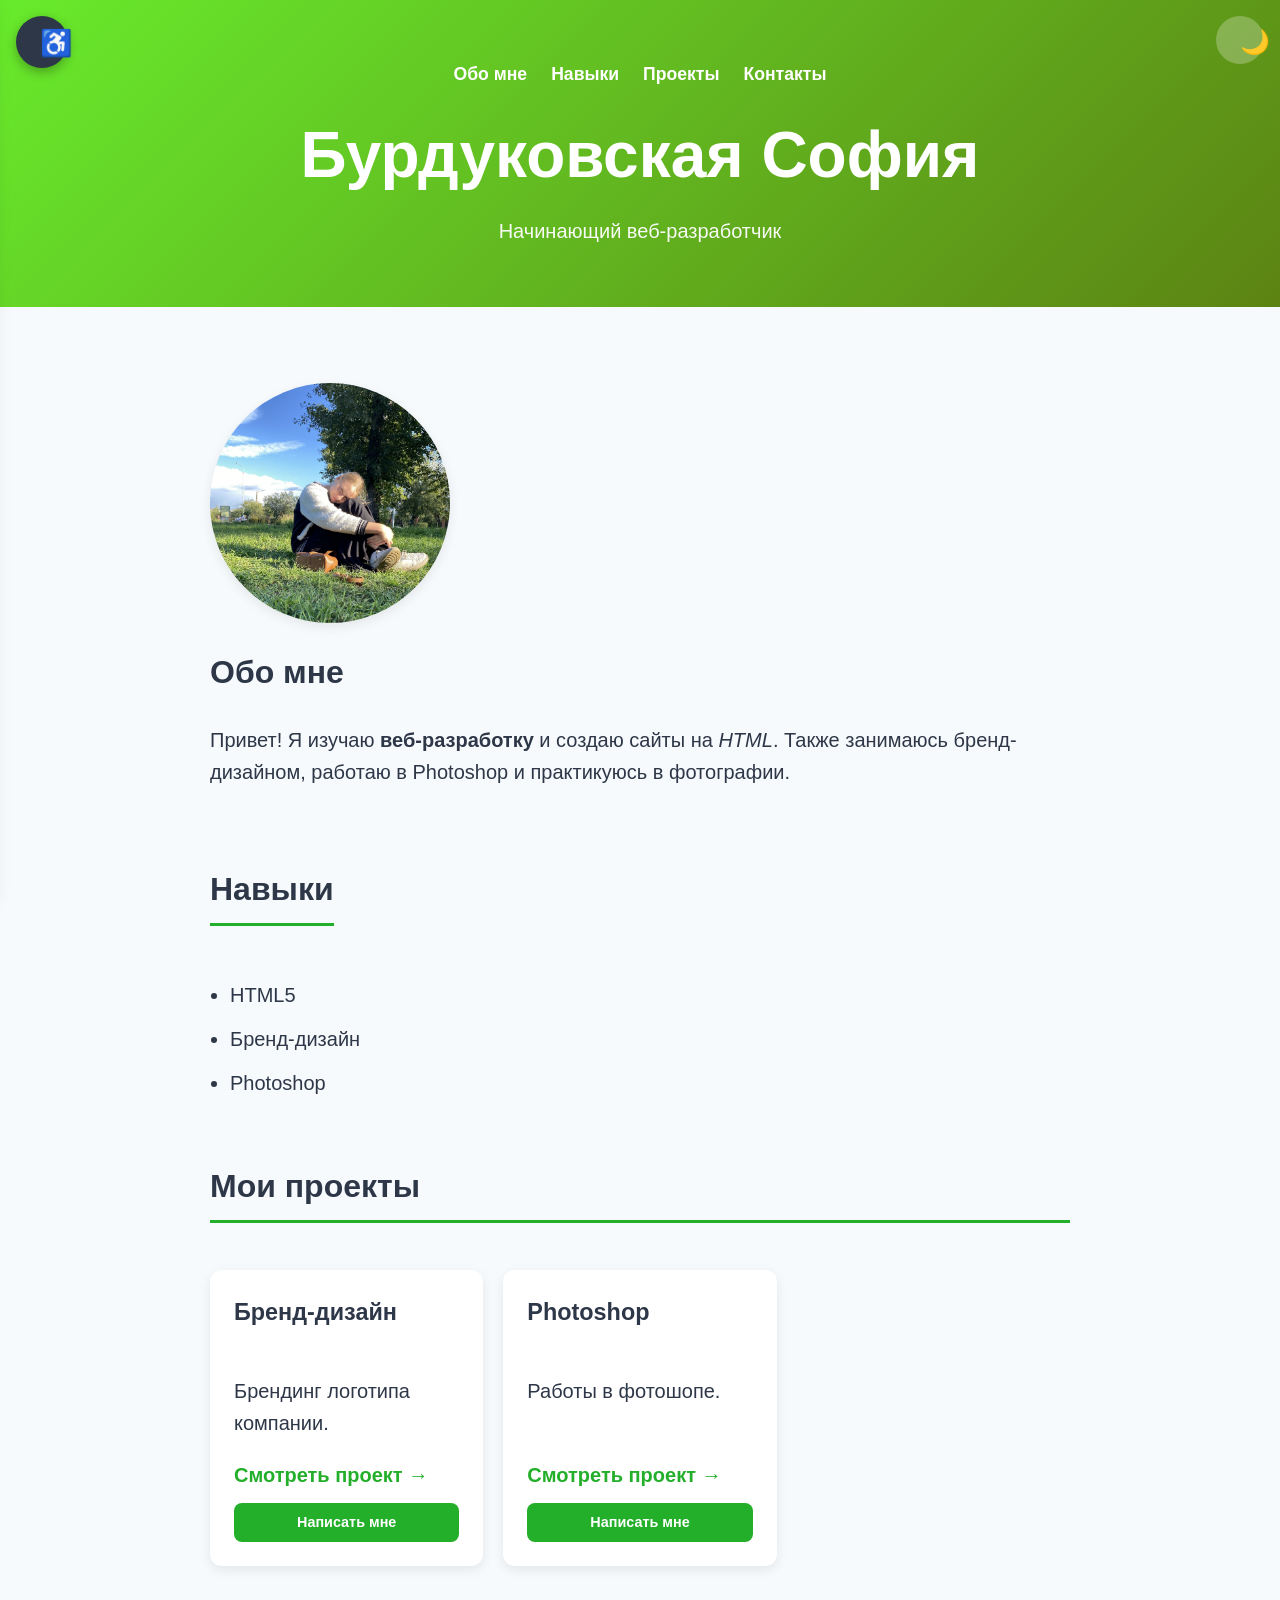
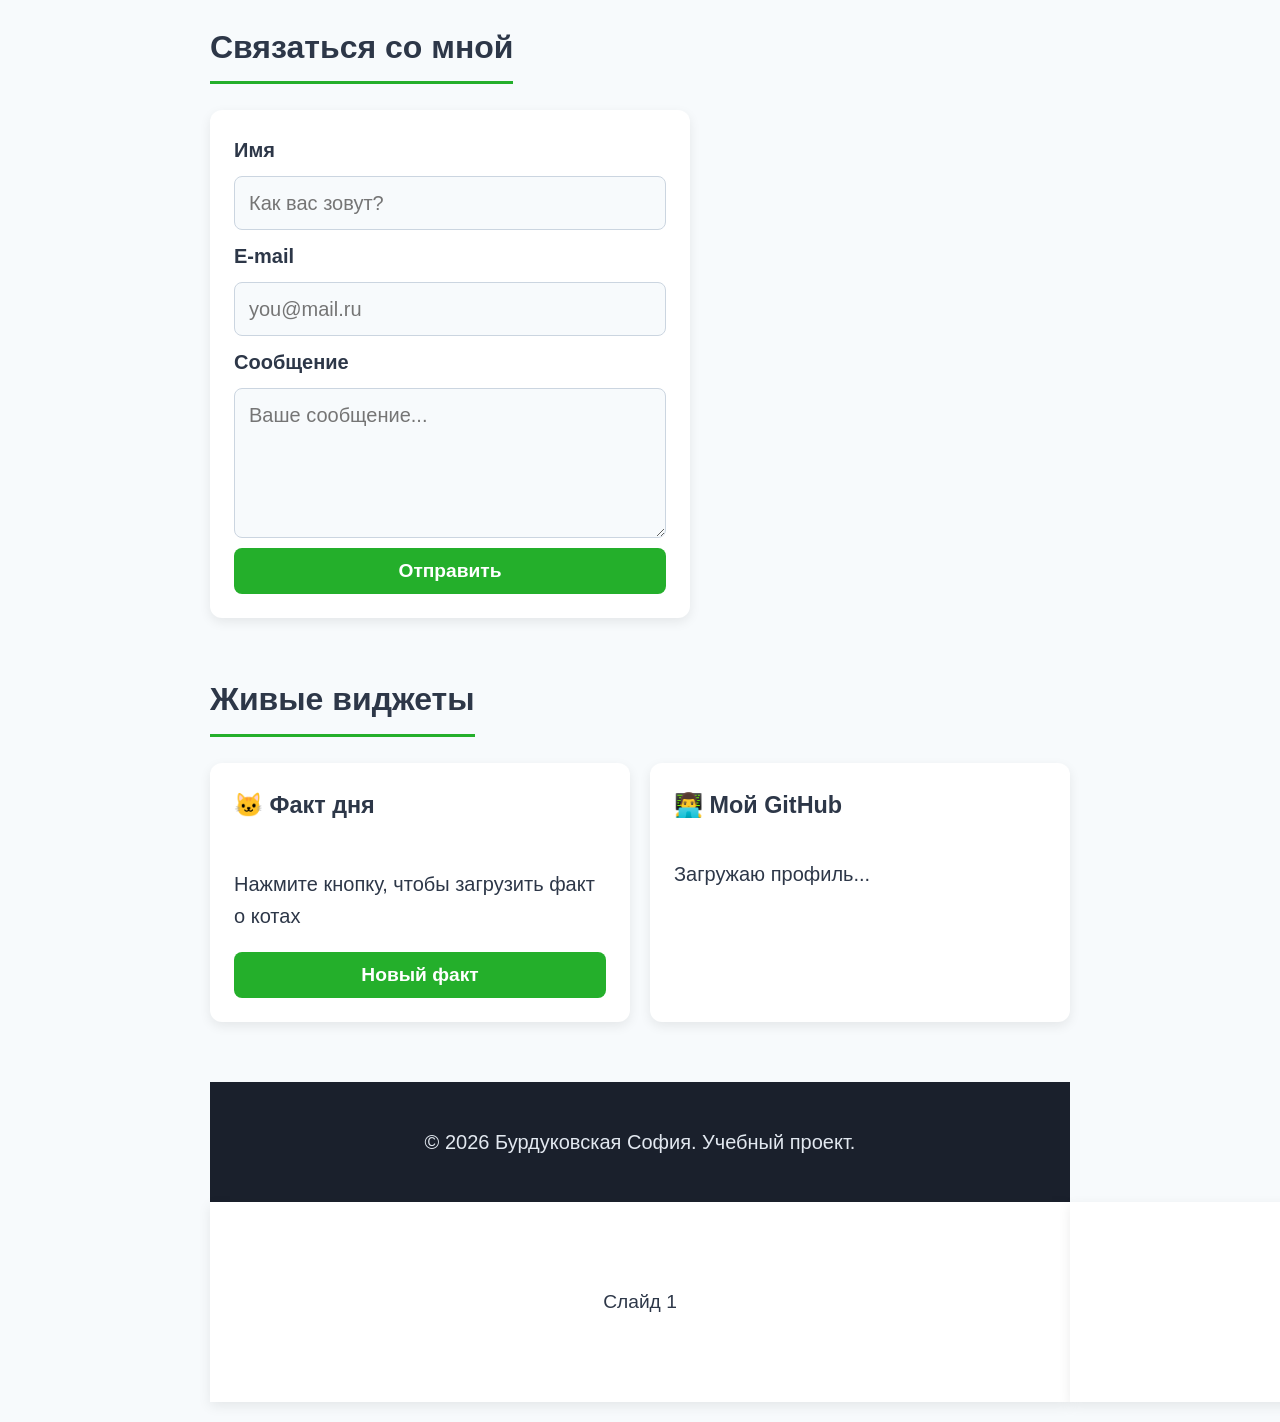
<file: index.html>
<!DOCTYPE html>
<html lang="ru">
<head>
    <meta charset="UTF-8">
    <meta name="viewport" content="width=device-width, initial-scale=1.0">
    <meta name="description" content="Портфолио веб-разработчика Бурдуковской Софии">
    <title>Бурдуковская София — веб-разработчик</title>
    <link rel="stylesheet" href="css/style.css">
    <link rel="icon" href="data:image/svg+xml,<svg xmlns='http://www.w3.org/2000/svg' viewBox='0 0 100 100'><text y='.9em' font-size='90'>🌿</text></svg>">
</head>
<body>

    <!-- ССЫЛКА «К СОДЕРЖИМОМУ» ДЛЯ КЛАВИАТУРЫ -->
    <a href="#main" class="skip-link">Перейти к содержимому</a>

    <!-- ПАНЕЛЬ ДОСТУПНОСТИ -->
    <button id="a11y-open" class="a11y-fab" aria-label="Открыть панель доступности" title="Настройки для слабовидящих">
        ♿
    </button>

    <aside id="a11y-panel" class="a11y-panel" role="dialog" aria-label="Панель доступности" aria-hidden="true">
        <div class="a11y-header">
            <h2>Доступность</h2>
            <button id="a11y-close" class="a11y-close" aria-label="Закрыть панель">✕</button>
        </div>

        <!-- 1. РАЗМЕР ШРИФТА -->
        <div class="a11y-group">
            <p class="a11y-label">Размер шрифта</p>
            <div class="a11y-row">
                <button id="font-down" aria-label="Уменьшить шрифт">A−</button>
                <button id="font-reset" aria-label="Обычный размер шрифта">A</button>
                <button id="font-up" aria-label="Увеличить шрифт">A+</button>
            </div>
        </div>

        <!-- 2. КОНТРАСТНОСТЬ -->
        <div class="a11y-group">
            <p class="a11y-label">Контрастность</p>
            <div class="a11y-row">
                <button id="contrast-toggle" aria-pressed="false">Высокая контрастность</button>
            </div>
        </div>

        <!-- 3. СКРИНРИДЕР -->
        <div class="a11y-group">
            <p class="a11y-label">Читать вслух (скринридер)</p>
            <div class="a11y-row">
                <button id="sr-play" aria-label="Начать чтение">▶ Читать</button>
                <button id="sr-pause" aria-label="Пауза">⏸ Пауза</button>
                <button id="sr-stop" aria-label="Остановить чтение">■ Стоп</button>
            </div>
            <div class="a11y-row">
                <button id="sr-prev" aria-label="Предыдущий блок">◀ Назад</button>
                <button id="sr-next" aria-label="Следующий блок">Вперёд ▶</button>
            </div>

            <label for="sr-voice" class="a11y-label">Голос</label>
            <select id="sr-voice"></select>

            <label for="sr-rate" class="a11y-label">Скорость: <span id="sr-rate-value">1.0×</span></label>
            <input id="sr-rate" type="range" min="0.5" max="2" step="0.1" value="1">
        </div>
    </aside>

    <!-- ШАПКА -->
    <header>
        <button id="theme-toggle" title="Сменить тему" aria-label="Сменить тему">🌙</button>
        <nav aria-label="Основная навигация">
            <a href="#about">Обо мне</a>
            <a href="#skills">Навыки</a>
            <a href="#projects">Проекты</a>
            <a href="#contacts">Контакты</a>
        </nav>
        <h1>Бурдуковская София</h1>
        <p>Начинающий веб-разработчик</p>
    </header>

    <main id="main">
        <!-- ОБО МНЕ -->
        <section id="about" aria-labelledby="about-title">
            <img src="sofia.jpg" alt="Фото Бурдуковской Софии" width="240" height="240">
            <div>
                <h2 id="about-title">Обо мне</h2>
                <p>Привет! Я изучаю <strong>веб-разработку</strong> и создаю сайты
                   на <em>HTML</em>. Также занимаюсь бренд-дизайном, работаю в Photoshop
                   и практикуюсь в фотографии.</p>
            </div>
        </section>

        <!-- НАВЫКИ -->
        <section id="skills" aria-labelledby="skills-title">
            <h2 id="skills-title">Навыки</h2>
            <ul>
                <li>HTML5</li>
                <li>Бренд-дизайн</li>
                <li>Photoshop</li>
            </ul>
        </section>

        <!-- ПРОЕКТЫ -->
        <section id="projects" aria-labelledby="projects-title">
            <h2 id="projects-title">Мои проекты</h2>
            <article>
                <h3>Бренд-дизайн</h3>
                <p>Брендинг логотипа компании.</p>
                <a href="https://domusofia.github.io/brand-git/" aria-label="Смотреть проект: Бренд-дизайн">
                    Смотреть проект →
                </a>
                <button class="btn btn--small" data-open-modal="#modal-contact">Написать мне</button>
            </article>
            <article>
                <h3>Photoshop</h3>
                <p>Работы в фотошопе.</p>
                <a href="https://domusofia.github.io/photoshop-git/" aria-label="Смотреть проект: Работы в Photoshop">
                    Смотреть проект →
                </a>
                <button class="btn btn--small" data-open-modal="#modal-contact">Написать мне</button>
            </article>
        </section>

        <!-- КОНТАКТЫ -->
        <section id="contacts" aria-labelledby="contacts-title">
            <h2 id="contacts-title">Связаться со мной</h2>
            <form action="https://formspree.io/f/mqpejlgb" method="POST">
                <label for="name">Имя</label>
                <input type="text" id="name" name="name" placeholder="Как вас зовут?" required autocomplete="name">

                <label for="email">E-mail</label>
                <input type="email" id="email" name="email" placeholder="you@mail.ru" required autocomplete="email">

                <label for="msg">Сообщение</label>
                <textarea id="msg" name="message" rows="4" placeholder="Ваше сообщение..." required></textarea>

                <button type="submit">Отправить</button>
            </form>
            <p id="form-status" role="status" aria-live="polite"></p>
        </section>
        <!-- ВСТАВЛЯЕМ ВИДЖЕТЫ ЗДЕСЬ -->
        <section id="widgets" aria-labelledby="widgets-title">
            <h2 id="widgets-title">Живые виджеты</h2>

            <div class="widgets-grid">
                <!-- Виджет 1: случайный факт -->
                <article>
                    <h3><span aria-hidden="true">🐱</span> Факт дня</h3>
                    <p id="fact-text">Нажмите кнопку, чтобы загрузить факт о котах</p>
                    <button id="fact-btn" type="button">Новый факт</button>
                </article>

                <!-- Виджет 2: профиль GitHub -->
                <article>
                    <h3><span aria-hidden="true">👨‍💻</span> Мой GitHub</h3>
                    <div id="github-box">Загружаю профиль...</div>
                </article>
            </div>
        </section>

    <!-- ПОДВАЛ -->
    <footer>
        <p>© <span id="year">2026</span> Бурдуковская София. Учебный проект.</p>
    </footer>

    <!-- КНОПКА «НАВЕРХ» -->
    <button id="to-top" title="Наверх" aria-label="Наверх">↑</button>

    <!-- JAVASCRIPT -->
    <script src="js/script.js" defer></script>
</body>

<div class="slider__track">
    <div class="slider__slide">Слайд 1</div>
    <div class="slider__slide">Слайд 2</div>
    <div class="slider__slide">Слайд 3</div>
</div>

</html>
</file>
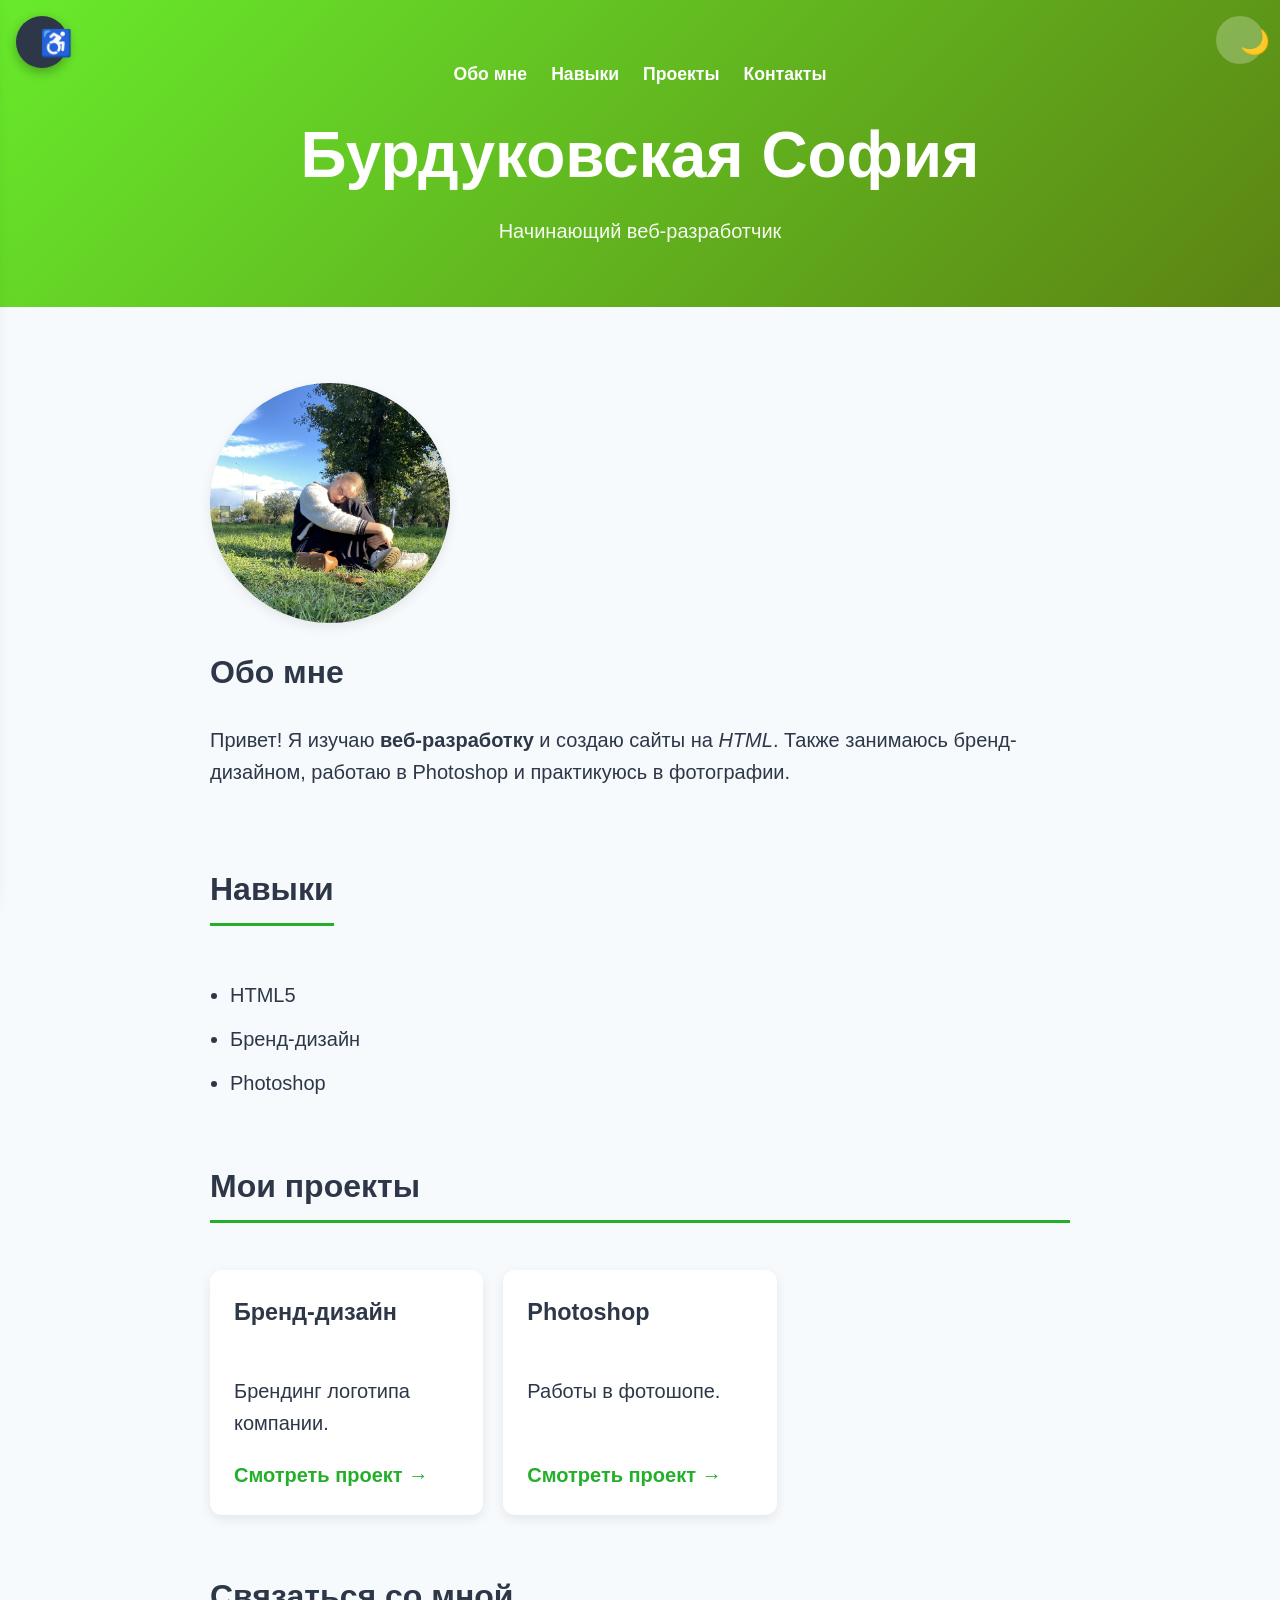
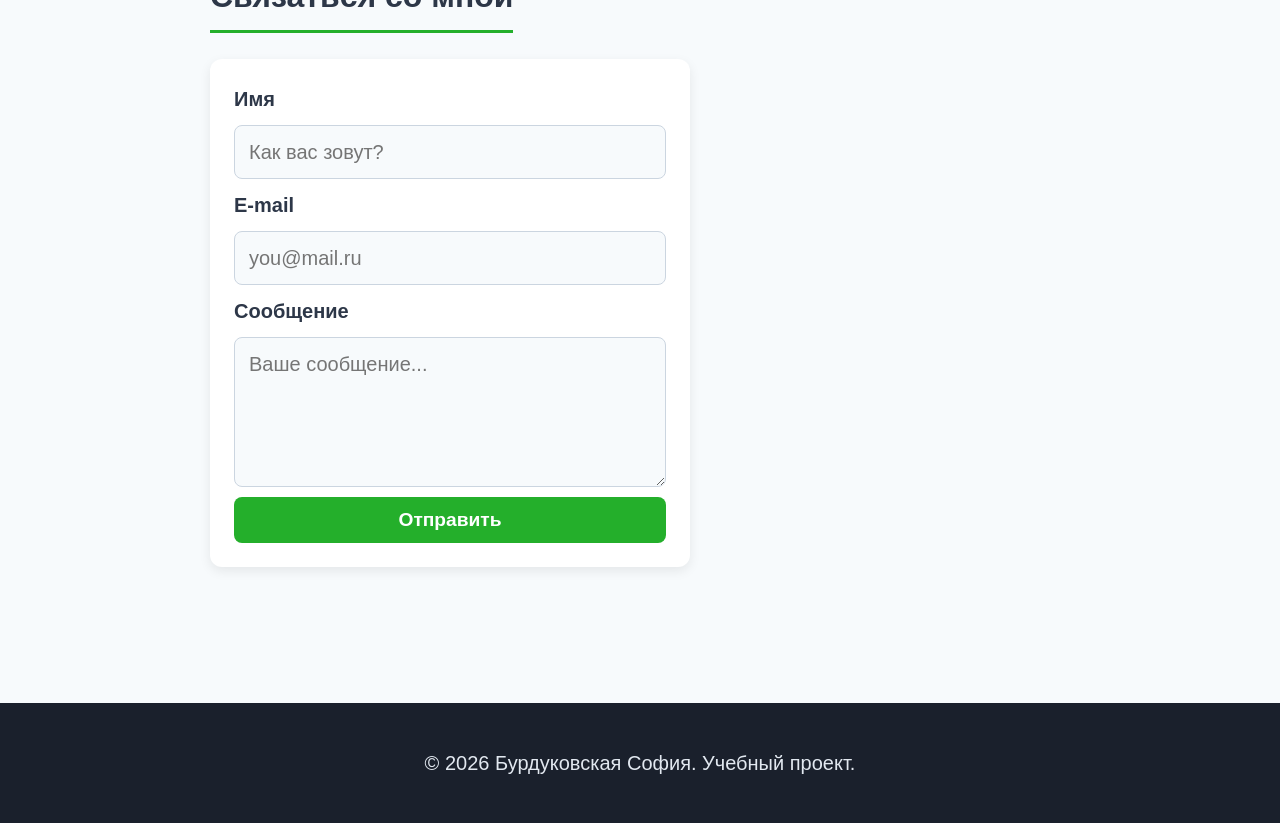
<file: portfolio/index.html>
<!DOCTYPE html>
<html lang="ru">
<head>
    <meta charset="UTF-8">
    <meta name="viewport" content="width=device-width, initial-scale=1.0">
    <meta name="description" content="Портфолио веб-разработчика Бурдуковской Софии">
    <title>Бурдуковская София — веб-разработчик</title>
    <link rel="stylesheet" href="css/style.css">
    <link rel="icon" href="data:image/svg+xml,<svg xmlns='http://www.w3.org/2000/svg' viewBox='0 0 100 100'><text y='.9em' font-size='90'>🌿</text></svg>">
</head>
<body>

    <!-- ССЫЛКА «К СОДЕРЖИМОМУ» ДЛЯ КЛАВИАТУРЫ -->
    <a href="#main" class="skip-link">Перейти к содержимому</a>

    <!-- ПАНЕЛЬ ДОСТУПНОСТИ -->
    <button id="a11y-open" class="a11y-fab" aria-label="Открыть панель доступности" title="Настройки для слабовидящих">
        ♿
    </button>

    <aside id="a11y-panel" class="a11y-panel" role="dialog" aria-label="Панель доступности" aria-hidden="true">
        <div class="a11y-header">
            <h2>Доступность</h2>
            <button id="a11y-close" class="a11y-close" aria-label="Закрыть панель">✕</button>
        </div>

        <!-- 1. РАЗМЕР ШРИФТА -->
        <div class="a11y-group">
            <p class="a11y-label">Размер шрифта</p>
            <div class="a11y-row">
                <button id="font-down" aria-label="Уменьшить шрифт">A−</button>
                <button id="font-reset" aria-label="Обычный размер шрифта">A</button>
                <button id="font-up" aria-label="Увеличить шрифт">A+</button>
            </div>
        </div>

        <!-- 2. КОНТРАСТНОСТЬ -->
        <div class="a11y-group">
            <p class="a11y-label">Контрастность</p>
            <div class="a11y-row">
                <button id="contrast-toggle" aria-pressed="false">Высокая контрастность</button>
            </div>
        </div>

        <!-- 3. СКРИНРИДЕР -->
        <div class="a11y-group">
            <p class="a11y-label">Читать вслух (скринридер)</p>
            <div class="a11y-row">
                <button id="sr-play" aria-label="Начать чтение">▶ Читать</button>
                <button id="sr-pause" aria-label="Пауза">⏸ Пауза</button>
                <button id="sr-stop" aria-label="Остановить чтение">■ Стоп</button>
            </div>
            <div class="a11y-row">
                <button id="sr-prev" aria-label="Предыдущий блок">◀ Назад</button>
                <button id="sr-next" aria-label="Следующий блок">Вперёд ▶</button>
            </div>

            <label for="sr-voice" class="a11y-label">Голос</label>
            <select id="sr-voice"></select>

            <label for="sr-rate" class="a11y-label">Скорость: <span id="sr-rate-value">1.0×</span></label>
            <input id="sr-rate" type="range" min="0.5" max="2" step="0.1" value="1">
        </div>
    </aside>

    <!-- ШАПКА -->
    <header>
        <button id="theme-toggle" title="Сменить тему" aria-label="Сменить тему">🌙</button>
        <nav aria-label="Основная навигация">
            <a href="#about">Обо мне</a>
            <a href="#skills">Навыки</a>
            <a href="#projects">Проекты</a>
            <a href="#contacts">Контакты</a>
        </nav>
        <h1>Бурдуковская София</h1>
        <p>Начинающий веб-разработчик</p>
    </header>

    <main id="main">
        <!-- ОБО МНЕ -->
        <section id="about" aria-labelledby="about-title">
            <img src="sofia.jpg" alt="Фото Бурдуковской Софии" width="240" height="240">
            <div>
                <h2 id="about-title">Обо мне</h2>
                <p>Привет! Я изучаю <strong>веб-разработку</strong> и создаю сайты
                   на <em>HTML</em>. Также занимаюсь бренд-дизайном, работаю в Photoshop
                   и практикуюсь в фотографии.</p>
            </div>
        </section>

        <!-- НАВЫКИ -->
        <section id="skills" aria-labelledby="skills-title">
            <h2 id="skills-title">Навыки</h2>
            <ul>
                <li>HTML5</li>
                <li>Бренд-дизайн</li>
                <li>Photoshop</li>
            </ul>
        </section>

        <!-- ПРОЕКТЫ -->
        <section id="projects" aria-labelledby="projects-title">
            <h2 id="projects-title">Мои проекты</h2>
            <article>
                <h3>Бренд-дизайн</h3>
                <p>Брендинг логотипа компании.</p>
                <a href="https://taupe-begonia-6cbeef.netlify.app/" aria-label="Смотреть проект: Бренд-дизайн">
                    Смотреть проект →
                </a>
            </article>
            <article>
                <h3>Photoshop</h3>
                <p>Работы в фотошопе.</p>
                <a href="https://taupe-begonia-6cbeef.netlify.app/" aria-label="Смотреть проект: Работы в Photoshop">
                    Смотреть проект →
                </a>
            </article>
        </section>

        <!-- КОНТАКТЫ -->
        <section id="contacts" aria-labelledby="contacts-title">
            <h2 id="contacts-title">Связаться со мной</h2>
            <form action="#" method="POST">
                <label for="name">Имя</label>
                <input type="text" id="name" name="name" placeholder="Как вас зовут?" required autocomplete="name">

                <label for="email">E-mail</label>
                <input type="email" id="email" name="email" placeholder="you@mail.ru" required autocomplete="email">

                <label for="msg">Сообщение</label>
                <textarea id="msg" name="message" rows="4" placeholder="Ваше сообщение..." required></textarea>

                <button type="submit">Отправить</button>
            </form>
            <p id="form-status" role="status" aria-live="polite"></p>
        </section>
    </main>

    <!-- ПОДВАЛ -->
    <footer>
        <p>© <span id="year">2026</span> Бурдуковская София. Учебный проект.</p>
    </footer>

    <!-- КНОПКА «НАВЕРХ» -->
    <button id="to-top" title="Наверх" aria-label="Наверх">↑</button>

    <!-- JAVASCRIPT -->
    <script src="js/script.js" defer></script>
</body>
</html>
</file>
<file: css/style.css>
/* ============ 0. ПЕРЕМЕННЫЕ И СБРОС ============ */
:root {
    --color-main: #24af2b;
    --color-main-dark: #a6e049;
    --color-accent: #ffd700;
    --color-dark: #1a202c;
    --color-text: #2d3748;
    --color-bg: #f7fafc;
    --color-card: #ffffff;
    --color-border: #cbd5e0;
    --radius: 12px;
    --shadow: 0 4px 12px rgba(0, 0, 0, 0.08);
    --focus: #ffd700;
    --base-font: 20px;
}

html.dark {
    --color-text: #e2e8f0;
    --color-bg: #1a202c;
    --color-card: #2d3748;
    --color-border: #4a5568;
    --color-dark: #0f1117;
    --shadow: 0 4px 12px rgba(0, 0, 0, 0.4);
}

/* Высокая контрастность */
html.high-contrast {
    --color-text: #000000;
    --color-bg: #ffffff;
    --color-card: #ffffff;
    --color-border: #000000;
    --color-main: #005a00;
    --color-main-dark: #003d00;
    --color-dark: #000000;
}
html.high-contrast.dark {
    --color-text: #ffffff;
    --color-bg: #000000;
    --color-card: #000000;
    --color-border: #ffffff;
    --color-main: #00ff44;
    --color-main-dark: #00cc33;
}
html.high-contrast a { text-decoration: underline; }
html.high-contrast button,
html.high-contrast input,
html.high-contrast textarea { border: 2px solid var(--color-border); }

*, *::before, *::after { box-sizing: border-box; }

html { scroll-behavior: smooth; }

body {
    margin: 0;
    font-family: 'Segoe UI', Arial, sans-serif;
    font-size: var(--base-font);
    line-height: 1.6;
    color: var(--color-text);
    background: var(--color-bg);
}

img { max-width: 100%; height: auto; display: block; }

/* Видимый фокус для клавиатуры */
:focus-visible {
    outline: 3px solid var(--focus);
    outline-offset: 3px;
    border-radius: 4px;
}

/* Уважаем отключённые анимации */
@media (prefers-reduced-motion: reduce) {
    *, *::before, *::after {
        animation-duration: 0.01ms !important;
        transition-duration: 0.01ms !important;
        scroll-behavior: auto !important;
    }
}

/* ============ SKIP-LINK ============ */
.skip-link {
    position: absolute;
    top: -60px;
    left: 12px;
    z-index: 3000;
    background: var(--color-main);
    color: #fff;
    padding: 12px 20px;
    border-radius: 0 0 8px 8px;
    text-decoration: none;
    font-weight: 600;
    transition: top 0.2s;
}
.skip-link:focus { top: 0; }

/* ============ 1. ШАПКА И НАВИГАЦИЯ ============ */
header {
    position: relative;
    background: linear-gradient(135deg, #68eb2c, #5c8313);
    color: #fff;
    text-align: center;
    padding: 60px 20px;
}

header h1 {
    font-size: clamp(2.5rem, 6vw, 4rem);
    margin: 16px 0 8px;
}

header p { margin: 0; opacity: 0.95; }

nav {
    display: flex;
    justify-content: center;
    flex-wrap: wrap;
    gap: 24px;
}

nav a {
    color: #ffffff;
    text-decoration: none;
    font-weight: 600;
    font-size: 1.1rem;
    transition: color 0.2s;
}

nav a:hover { color: var(--color-accent); }

#theme-toggle {
    position: absolute;
    top: 16px;
    right: 16px;
    width: 48px;
    height: 48px;
    background: rgba(255, 255, 255, 0.25);
    border: none;
    border-radius: 50%;
    font-size: 24px;
    cursor: pointer;
    transition: background 0.2s;
}
#theme-toggle:hover { background: rgba(255, 255, 255, 0.4); }

/* ============ 2. КНОПКА ♿ И ПАНЕЛЬ ДОСТУПНОСТИ ============ */
.a11y-fab {
    position: fixed;
    top: 16px;
    left: 16px;
    width: 52px;
    height: 52px;
    border-radius: 50%;
    border: none;
    background: #2d3748;
    color: #fff;
    font-size: 26px;
    cursor: pointer;
    z-index: 2500;
    box-shadow: 0 4px 12px rgba(0, 0, 0, 0.3);
    transition: transform 0.2s, background 0.2s;
}
.a11y-fab:hover { background: #1a202c; transform: scale(1.08); }

.a11y-panel {
    position: fixed;
    top: 0;
    left: 0;
    width: 340px;
    max-width: 92vw;
    height: 100vh;
    background: var(--color-card);
    color: var(--color-text);
    box-shadow: 4px 0 20px rgba(0, 0, 0, 0.25);
    z-index: 2600;
    padding: 20px 22px 40px;
    overflow-y: auto;
    transform: translateX(-105%);
    transition: transform 0.3s ease;
}
.a11y-panel.open { transform: translateX(0); }

.a11y-header {
    display: flex;
    justify-content: space-between;
    align-items: center;
    margin-bottom: 20px;
    border-bottom: 2px solid var(--color-main);
    padding-bottom: 10px;
}
.a11y-header h2 { margin: 0; font-size: 1.3rem; }

.a11y-close {
    background: transparent;
    border: none;
    font-size: 22px;
    cursor: pointer;
    color: var(--color-text);
    padding: 4px 10px;
    border-radius: 6px;
}
.a11y-close:hover { background: var(--color-border); }

.a11y-group {
    margin-bottom: 22px;
}
.a11y-label {
    font-weight: 700;
    margin: 8px 0 8px;
    font-size: 0.95rem;
    color: var(--color-text);
}
.a11y-row {
    display: flex;
    gap: 14px;                   
    flex-wrap: wrap;
    margin-bottom: 6px;           
}

.a11y-panel button {
    flex: 1 1 auto;
    min-width: 84px;
    padding: 12px 16px;
    font-size: 1rem;
    background: var(--color-main);
    color: #fff;
    border: none;
    border-radius: 8px;
    cursor: pointer;
    font-weight: 600;
    transition: background 0.2s, transform 0.15s;
}

.a11y-panel button:hover {
    background: var(--color-main-dark);
    transform: translateY(-1px);
}

.a11y-panel button:active {
    transform: translateY(1px);
}
.a11y-panel select,
.a11y-panel input[type="range"] {
    width: 100%;
    padding: 8px;
    font-size: 1rem;
    border: 1px solid var(--color-border);
    border-radius: 8px;
    background: var(--color-bg);
    color: var(--color-text);
}

/* Подсветка блока, который читает скринридер */
.sr-reading {
    background: rgba(255, 215, 0, 0.35);
    box-shadow: 0 0 0 4px rgba(255, 215, 0, 0.35);
    border-radius: 6px;
    transition: background 0.2s;
}

/* ============ 3. ОСНОВНОЙ КОНТЕНТ ============ */
main {
    max-width: 900px;
    margin: 0 auto;
    padding: 20px;
}

section { margin: 56px 0; }

section h2 {
    color: var(--color-text);
    border-bottom: 3px solid var(--color-main);
    padding-bottom: 8px;
    display: inline-block;
    margin-top: 0;
    font-size: 2rem;
}

#about {
    display: flex;
    flex-wrap: wrap;
    align-items: center;
    gap: 24px;
}

#about img {
    border-radius: 50%;
    width: 240px;
    height: 240px;
    object-fit: cover;
    box-shadow: var(--shadow);
}

#about h2 { display: block; border: none; padding: 0; }

#skills ul { padding-left: 20px; }
#skills li { padding: 6px 0; }

/* ============ 4. КАРТОЧКИ ПРОЕКТОВ ============ */
#projects {
    display: grid;
    grid-template-columns: repeat(auto-fit, minmax(260px, 1fr));
    gap: 20px;
}
#projects h2 { grid-column: 1 / -1; }

article {
    display: flex;
    flex-direction: column;
    background: var(--color-card);
    border-radius: var(--radius);
    box-shadow: var(--shadow);
    padding: 24px;
    transition: transform 0.2s, box-shadow 0.2s;
}
article:hover {
    transform: translateY(-4px);
    box-shadow: 0 8px 20px rgba(0, 0, 0, 0.12);
}
article h3 { margin-top: 0; }
article a {
    margin-top: auto;
    color: var(--color-main);
    font-weight: 600;
    text-decoration: none;
}
article a:hover { text-decoration: underline; }

/* ============ 5. ФОРМА ============ */
form {
    display: flex;
    flex-direction: column;
    gap: 10px;
    background: var(--color-card);
    padding: 24px;
    border-radius: var(--radius);
    box-shadow: var(--shadow);
    max-width: 480px;
}
label { font-weight: 600; }

input, textarea {
    padding: 10px 14px;
    border: 1px solid var(--color-border);
    border-radius: 8px;
    font: inherit;
    background: var(--color-bg);
    color: var(--color-text);
}

/* ← убрали outline: none. Фокус теперь виден через :focus-visible */
input:focus, textarea:focus {
    border-color: var(--color-main);
    box-shadow: 0 0 0 3px rgba(36, 175, 43, 0.25);
}

input:invalid:not(:placeholder-shown),
textarea:invalid:not(:placeholder-shown) {
    border-color: #c53030;
}

button {
    background: var(--color-main);
    color: #fff;
    border: none;
    padding: 12px 24px;
    border-radius: 8px;
    font-size: 1.2rem;
    font-weight: 600;
    cursor: pointer;
    transition: background 0.2s;
}
button:hover { background: var(--color-main-dark); }

#form-status {
    max-width: 480px;
    margin-top: 12px;
    border-radius: 8px;
    color: #22543d;
    font-weight: 600;
    opacity: 0;
    transition: opacity 0.3s;
}
#form-status.visible {
    opacity: 1;
    padding: 12px;
    background: #f0fff4;
}

/* ============ 6. ПОДВАЛ ============ */
footer {
    background: var(--color-dark);
    color: #e2e8f0;
    text-align: center;
    padding: 24px;
    margin-top: 60px;
}

/* ============ 7. КНОПКА «НАВЕРХ» ============ */
#to-top {
    position: fixed;
    bottom: 24px;
    right: 24px;
    width: 54px;
    height: 54px;
    border-radius: 50%;
    border: none;
    background: var(--color-main);
    color: #fff;
    font-size: 26px;
    cursor: pointer;
    box-shadow: var(--shadow);
    opacity: 0;
    visibility: hidden;
    transition: opacity 0.3s, visibility 0.3s;
}
#to-top.visible { opacity: 1; visibility: visible; }

/* ============ 8. АДАПТИВНОСТЬ ============ */
@media (max-width: 600px) {
    header { padding: 48px 16px 40px; }
    nav { gap: 14px; font-size: 0.9rem; }
    #about { flex-direction: column; text-align: center; }
    section { margin: 40px 0; }
    .a11y-fab { top: 12px; left: 12px; width: 46px; height: 46px; font-size: 22px; }
    .a11y-panel { width: 100vw; }
}

/* ============ 9. ВИДЖЕТЫ ============ */
.widgets-grid {
    display: grid;
    grid-template-columns: repeat(auto-fit, minmax(260px, 1fr));
    gap: 20px;
}

#widgets h2 { /* Применяем стили заголовка как у других секций */
    color: var(--color-text);
    border-bottom: 3px solid var(--color-main);
    padding-bottom: 8px;
    display: inline-block;
    margin-top: 0;
    font-size: 2rem;
}

#github-box {
    display: flex;
    align-items: center;
    gap: 14px;
    flex-wrap: wrap;
    margin-top: 10px;
}

#github-box img {
    border-radius: 50%;
    width: 64px;
    height: 64px;
    object-fit: cover;
}

button:disabled {
    opacity: 0.6;
    cursor: wait;      
}

/* ============ 10. КОМПОНЕНТЫ ============ */
.visually-hidden {
    position: absolute;
    width: 1px; height: 1px;
    padding: 0; margin: -1px;
    overflow: hidden;
    clip: rect(0, 0, 0, 0);
    white-space: nowrap;
    border: 0;
}

.btn {
    display: inline-block;
    padding: 12px 24px;
    background: var(--color-main);
    color: #fff;
    border: none;
    border-radius: 8px;
    font: inherit;
    font-weight: 600;
    cursor: pointer;
    text-align: center;
    text-decoration: none;
    transition: background 0.2s;
}
.btn:hover { background: var(--color-main-dark); }
.btn--small { padding: 8px 16px; font-size: 0.9rem; margin-top: 12px; }

/* Бургер + выезжающее меню */
.site-header {
    display: flex;
    justify-content: space-between;
    align-items: center;
    padding: 12px 20px;
    background: var(--color-card);
    box-shadow: var(--shadow);
    position: relative;
    z-index: 100;
}
.site-nav { display: flex; gap: 24px; }
.site-nav a { color: var(--color-text); text-decoration: none; font-weight: 600; }
.menu-toggle {
    display: none;
    background: none;
    border: none;
    cursor: pointer;
    padding: 8px;
    z-index: 110;
}
.menu-toggle__icon,
.menu-toggle__icon::before,
.menu-toggle__icon::after {
    content: "";
    display: block;
    width: 24px;
    height: 2px;
    background: var(--color-text);
    margin: 5px 0;
    transition: transform 0.3s, opacity 0.3s;
}
@media (max-width: 700px) {
    .menu-toggle { display: block; }
    .site-nav {
        position: fixed;
        top: 0; right: -100%;
        width: 70%;
        height: 100vh;
        background: var(--color-card);
        flex-direction: column;
        padding: 80px 24px;
        box-shadow: var(--shadow);
        transition: right 0.3s ease;
        z-index: 95;
    }
    .site-nav.is-open { right: 0; }
    .menu-toggle[aria-expanded="true"] .menu-toggle__icon { background: transparent; }
    .menu-toggle[aria-expanded="true"] .menu-toggle__icon::before { transform: translateY(7px) rotate(45deg); }
    .menu-toggle[aria-expanded="true"] .menu-toggle__icon::after { transform: translateY(-7px) rotate(-45deg); }
}

/* Модалка */
.modal-overlay {
    position: fixed;
    inset: 0;
    background: rgba(0, 0, 0, 0.6);
    display: flex;
    justify-content: center;
    align-items: center;
    padding: 20px;
    z-index: 1000;
}
.modal-overlay[hidden] { display: none; }
.modal {
    position: relative;
    background: var(--color-card);
    color: var(--color-text);
    border-radius: var(--radius);
    padding: 32px;
    max-width: 440px;
    width: 100%;
    box-shadow: 0 10px 40px rgba(0,0,0,0.3);
    animation: modal-in 0.25s ease;
}
@keyframes modal-in {
    from { opacity: 0; transform: translateY(16px) scale(0.97); }
    to   { opacity: 1; transform: none; }
}
.modal__close {
    position: absolute;
    top: 12px; right: 12px;
    background: none;
    border: none;
    font-size: 20px;
    cursor: pointer;
    color: var(--color-text);
    padding: 4px 10px;
    border-radius: 6px;
}
.modal__form {
    display: flex;
    flex-direction: column;
    gap: 10px;
    margin-top: 16px;
    background: none;
    padding: 0;
    box-shadow: none;
    max-width: none;
}

/* Слайдер */
.slider {
    position: relative;
    max-width: 600px;
    margin: 40px auto;
}
.slider__viewport { overflow: hidden; border-radius: var(--radius); }
.slider__track { display: flex; transition: transform 0.4s ease; }
.slider__slide {
    flex: 0 0 100%;
    min-height: 200px;
    display: flex;
    align-items: center;
    justify-content: center;
    background: var(--color-card);
    font-size: 1.2rem;
    box-shadow: var(--shadow);
}
.slider__btn {
    position: absolute;
    top: 50%;
    transform: translateY(-50%);
    z-index: 2;
    width: 44px; height: 44px;
    border-radius: 50%;
    border: none;
    background: rgba(0,0,0,0.4);
    color: #fff;
    font-size: 24px;
    cursor: pointer;
}
.slider__btn--prev { left: 10px; }
.slider__btn--next { right: 10px; }
.slider__dots { display: flex; justify-content: center; gap: 8px; margin-top: 12px; }
.slider__dot {
    width: 12px; height: 12px;
    border-radius: 50%;
    border: none;
    background: var(--color-border);
    cursor: pointer;
    padding: 0;
}
.slider__dot.is-active { background: var(--color-main); }

/* Табы */
.tabs { margin: 40px auto; max-width: 600px; }
.tabs__list {
    display: flex;
    gap: 4px;
    border-bottom: 2px solid var(--color-border);
}
.tabs__tab {
    padding: 10px 18px;
    background: none;
    border: none;
    color: var(--color-text);
    cursor: pointer;
    font: inherit;
    font-size: 1rem;
    border-radius: 6px 6px 0 0;
}
.tabs__tab:hover { background: var(--color-bg); }
.tabs__tab.is-active { background: var(--color-main); color: #fff; }
.tabs__panel {
    padding: 20px;
    background: var(--color-card);
    border-radius: 0 0 var(--radius) var(--radius);
    box-shadow: var(--shadow);
}
.tabs__panel[hidden] { display: none; }
</file>
<file: portfolio/css/style.css>
/* ============ 0. ПЕРЕМЕННЫЕ И СБРОС ============ */
:root {
    --color-main: #24af2b;
    --color-main-dark: #a6e049;
    --color-accent: #ffd700;
    --color-dark: #1a202c;
    --color-text: #2d3748;
    --color-bg: #f7fafc;
    --color-card: #ffffff;
    --color-border: #cbd5e0;
    --radius: 12px;
    --shadow: 0 4px 12px rgba(0, 0, 0, 0.08);
    --focus: #ffd700;
    --base-font: 20px;
}

html.dark {
    --color-text: #e2e8f0;
    --color-bg: #1a202c;
    --color-card: #2d3748;
    --color-border: #4a5568;
    --color-dark: #0f1117;
    --shadow: 0 4px 12px rgba(0, 0, 0, 0.4);
}

/* Высокая контрастность */
html.high-contrast {
    --color-text: #000000;
    --color-bg: #ffffff;
    --color-card: #ffffff;
    --color-border: #000000;
    --color-main: #005a00;
    --color-main-dark: #003d00;
    --color-dark: #000000;
}
html.high-contrast.dark {
    --color-text: #ffffff;
    --color-bg: #000000;
    --color-card: #000000;
    --color-border: #ffffff;
    --color-main: #00ff44;
    --color-main-dark: #00cc33;
}
html.high-contrast a { text-decoration: underline; }
html.high-contrast button,
html.high-contrast input,
html.high-contrast textarea { border: 2px solid var(--color-border); }

*, *::before, *::after { box-sizing: border-box; }

html { scroll-behavior: smooth; }

body {
    margin: 0;
    font-family: 'Segoe UI', Arial, sans-serif;
    font-size: var(--base-font);
    line-height: 1.6;
    color: var(--color-text);
    background: var(--color-bg);
}

img { max-width: 100%; height: auto; display: block; }

/* Видимый фокус для клавиатуры */
:focus-visible {
    outline: 3px solid var(--focus);
    outline-offset: 3px;
    border-radius: 4px;
}

/* Уважаем отключённые анимации */
@media (prefers-reduced-motion: reduce) {
    *, *::before, *::after {
        animation-duration: 0.01ms !important;
        transition-duration: 0.01ms !important;
        scroll-behavior: auto !important;
    }
}

/* ============ SKIP-LINK ============ */
.skip-link {
    position: absolute;
    top: -60px;
    left: 12px;
    z-index: 3000;
    background: var(--color-main);
    color: #fff;
    padding: 12px 20px;
    border-radius: 0 0 8px 8px;
    text-decoration: none;
    font-weight: 600;
    transition: top 0.2s;
}
.skip-link:focus { top: 0; }

/* ============ 1. ШАПКА И НАВИГАЦИЯ ============ */
header {
    position: relative;
    background: linear-gradient(135deg, #68eb2c, #5c8313);
    color: #fff;
    text-align: center;
    padding: 60px 20px;
}

header h1 {
    font-size: clamp(2.5rem, 6vw, 4rem);
    margin: 16px 0 8px;
}

header p { margin: 0; opacity: 0.95; }

nav {
    display: flex;
    justify-content: center;
    flex-wrap: wrap;
    gap: 24px;
}

nav a {
    color: #ffffff;
    text-decoration: none;
    font-weight: 600;
    font-size: 1.1rem;
    transition: color 0.2s;
}

nav a:hover { color: var(--color-accent); }

#theme-toggle {
    position: absolute;
    top: 16px;
    right: 16px;
    width: 48px;
    height: 48px;
    background: rgba(255, 255, 255, 0.25);
    border: none;
    border-radius: 50%;
    font-size: 24px;
    cursor: pointer;
    transition: background 0.2s;
}
#theme-toggle:hover { background: rgba(255, 255, 255, 0.4); }

/* ============ 2. КНОПКА ♿ И ПАНЕЛЬ ДОСТУПНОСТИ ============ */
.a11y-fab {
    position: fixed;
    top: 16px;
    left: 16px;
    width: 52px;
    height: 52px;
    border-radius: 50%;
    border: none;
    background: #2d3748;
    color: #fff;
    font-size: 26px;
    cursor: pointer;
    z-index: 2500;
    box-shadow: 0 4px 12px rgba(0, 0, 0, 0.3);
    transition: transform 0.2s, background 0.2s;
}
.a11y-fab:hover { background: #1a202c; transform: scale(1.08); }

.a11y-panel {
    position: fixed;
    top: 0;
    left: 0;
    width: 340px;
    max-width: 92vw;
    height: 100vh;
    background: var(--color-card);
    color: var(--color-text);
    box-shadow: 4px 0 20px rgba(0, 0, 0, 0.25);
    z-index: 2600;
    padding: 20px 22px 40px;
    overflow-y: auto;
    transform: translateX(-105%);
    transition: transform 0.3s ease;
}
.a11y-panel.open { transform: translateX(0); }

.a11y-header {
    display: flex;
    justify-content: space-between;
    align-items: center;
    margin-bottom: 20px;
    border-bottom: 2px solid var(--color-main);
    padding-bottom: 10px;
}
.a11y-header h2 { margin: 0; font-size: 1.3rem; }

.a11y-close {
    background: transparent;
    border: none;
    font-size: 22px;
    cursor: pointer;
    color: var(--color-text);
    padding: 4px 10px;
    border-radius: 6px;
}
.a11y-close:hover { background: var(--color-border); }

.a11y-group {
    margin-bottom: 22px;
}
.a11y-label {
    font-weight: 700;
    margin: 8px 0 8px;
    font-size: 0.95rem;
    color: var(--color-text);
}
.a11y-row {
    display: flex;
    gap: 14px;                   
    flex-wrap: wrap;
    margin-bottom: 6px;           
}

.a11y-panel button {
    flex: 1 1 auto;
    min-width: 84px;
    padding: 12px 16px;
    font-size: 1rem;
    background: var(--color-main);
    color: #fff;
    border: none;
    border-radius: 8px;
    cursor: pointer;
    font-weight: 600;
    transition: background 0.2s, transform 0.15s;
}

.a11y-panel button:hover {
    background: var(--color-main-dark);
    transform: translateY(-1px);
}

.a11y-panel button:active {
    transform: translateY(1px);
}
.a11y-panel select,
.a11y-panel input[type="range"] {
    width: 100%;
    padding: 8px;
    font-size: 1rem;
    border: 1px solid var(--color-border);
    border-radius: 8px;
    background: var(--color-bg);
    color: var(--color-text);
}

/* Подсветка блока, который читает скринридер */
.sr-reading {
    background: rgba(255, 215, 0, 0.35);
    box-shadow: 0 0 0 4px rgba(255, 215, 0, 0.35);
    border-radius: 6px;
    transition: background 0.2s;
}

/* ============ 3. ОСНОВНОЙ КОНТЕНТ ============ */
main {
    max-width: 900px;
    margin: 0 auto;
    padding: 20px;
}

section { margin: 56px 0; }

section h2 {
    color: var(--color-text);
    border-bottom: 3px solid var(--color-main);
    padding-bottom: 8px;
    display: inline-block;
    margin-top: 0;
    font-size: 2rem;
}

#about {
    display: flex;
    flex-wrap: wrap;
    align-items: center;
    gap: 24px;
}

#about img {
    border-radius: 50%;
    width: 240px;
    height: 240px;
    object-fit: cover;
    box-shadow: var(--shadow);
}

#about h2 { display: block; border: none; padding: 0; }

#skills ul { padding-left: 20px; }
#skills li { padding: 6px 0; }

/* ============ 4. КАРТОЧКИ ПРОЕКТОВ ============ */
#projects {
    display: grid;
    grid-template-columns: repeat(auto-fit, minmax(260px, 1fr));
    gap: 20px;
}
#projects h2 { grid-column: 1 / -1; }

article {
    display: flex;
    flex-direction: column;
    background: var(--color-card);
    border-radius: var(--radius);
    box-shadow: var(--shadow);
    padding: 24px;
    transition: transform 0.2s, box-shadow 0.2s;
}
article:hover {
    transform: translateY(-4px);
    box-shadow: 0 8px 20px rgba(0, 0, 0, 0.12);
}
article h3 { margin-top: 0; }
article a {
    margin-top: auto;
    color: var(--color-main);
    font-weight: 600;
    text-decoration: none;
}
article a:hover { text-decoration: underline; }

/* ============ 5. ФОРМА ============ */
form {
    display: flex;
    flex-direction: column;
    gap: 10px;
    background: var(--color-card);
    padding: 24px;
    border-radius: var(--radius);
    box-shadow: var(--shadow);
    max-width: 480px;
}
label { font-weight: 600; }

input, textarea {
    padding: 10px 14px;
    border: 1px solid var(--color-border);
    border-radius: 8px;
    font: inherit;
    background: var(--color-bg);
    color: var(--color-text);
}

/* ← убрали outline: none. Фокус теперь виден через :focus-visible */
input:focus, textarea:focus {
    border-color: var(--color-main);
    box-shadow: 0 0 0 3px rgba(36, 175, 43, 0.25);
}

input:invalid:not(:placeholder-shown),
textarea:invalid:not(:placeholder-shown) {
    border-color: #c53030;
}

button {
    background: var(--color-main);
    color: #fff;
    border: none;
    padding: 12px 24px;
    border-radius: 8px;
    font-size: 1.2rem;
    font-weight: 600;
    cursor: pointer;
    transition: background 0.2s;
}
button:hover { background: var(--color-main-dark); }

#form-status {
    max-width: 480px;
    margin-top: 12px;
    border-radius: 8px;
    color: #22543d;
    font-weight: 600;
    opacity: 0;
    transition: opacity 0.3s;
}
#form-status.visible {
    opacity: 1;
    padding: 12px;
    background: #f0fff4;
}

/* ============ 6. ПОДВАЛ ============ */
footer {
    background: var(--color-dark);
    color: #e2e8f0;
    text-align: center;
    padding: 24px;
    margin-top: 60px;
}

/* ============ 7. КНОПКА «НАВЕРХ» ============ */
#to-top {
    position: fixed;
    bottom: 24px;
    right: 24px;
    width: 54px;
    height: 54px;
    border-radius: 50%;
    border: none;
    background: var(--color-main);
    color: #fff;
    font-size: 26px;
    cursor: pointer;
    box-shadow: var(--shadow);
    opacity: 0;
    visibility: hidden;
    transition: opacity 0.3s, visibility 0.3s;
}
#to-top.visible { opacity: 1; visibility: visible; }

/* ============ 8. АДАПТИВНОСТЬ ============ */
@media (max-width: 600px) {
    header { padding: 48px 16px 40px; }
    nav { gap: 14px; font-size: 0.9rem; }
    #about { flex-direction: column; text-align: center; }
    section { margin: 40px 0; }
    .a11y-fab { top: 12px; left: 12px; width: 46px; height: 46px; font-size: 22px; }
    .a11y-panel { width: 100vw; }
}
</file>
